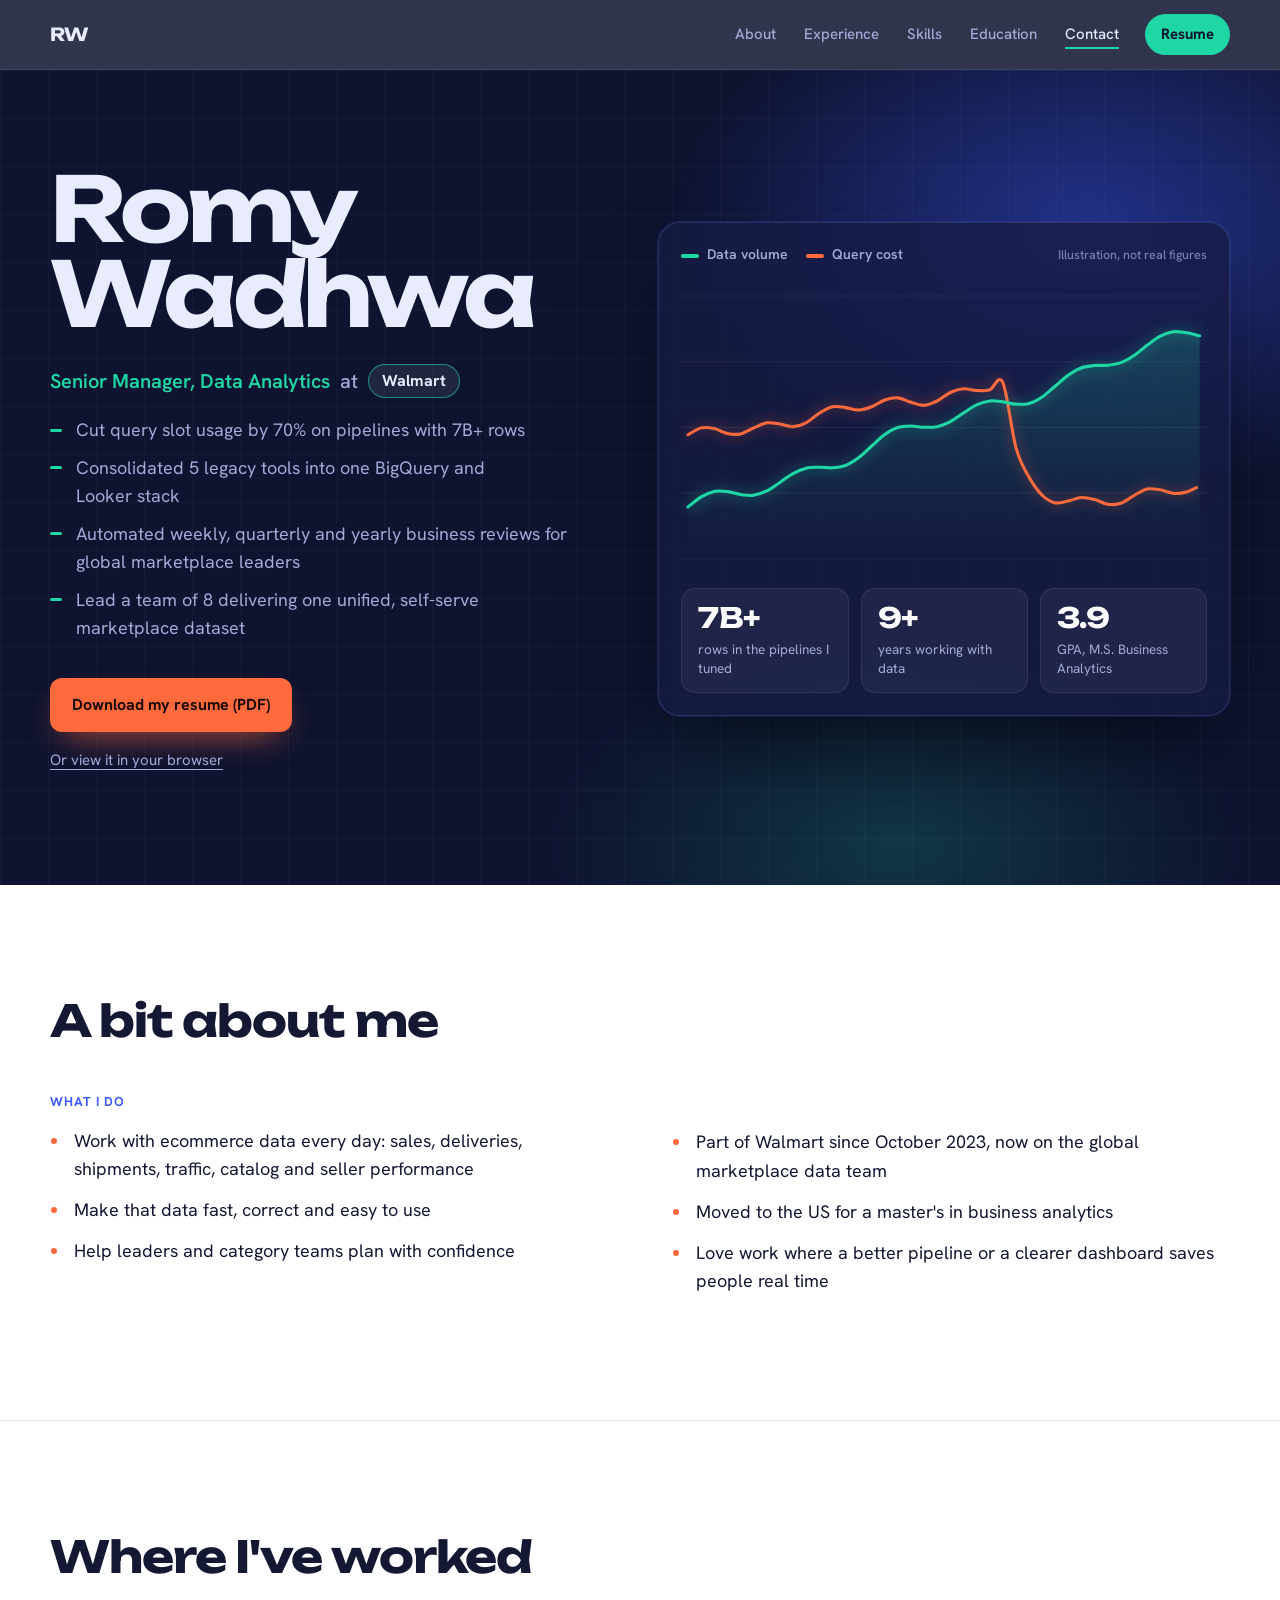
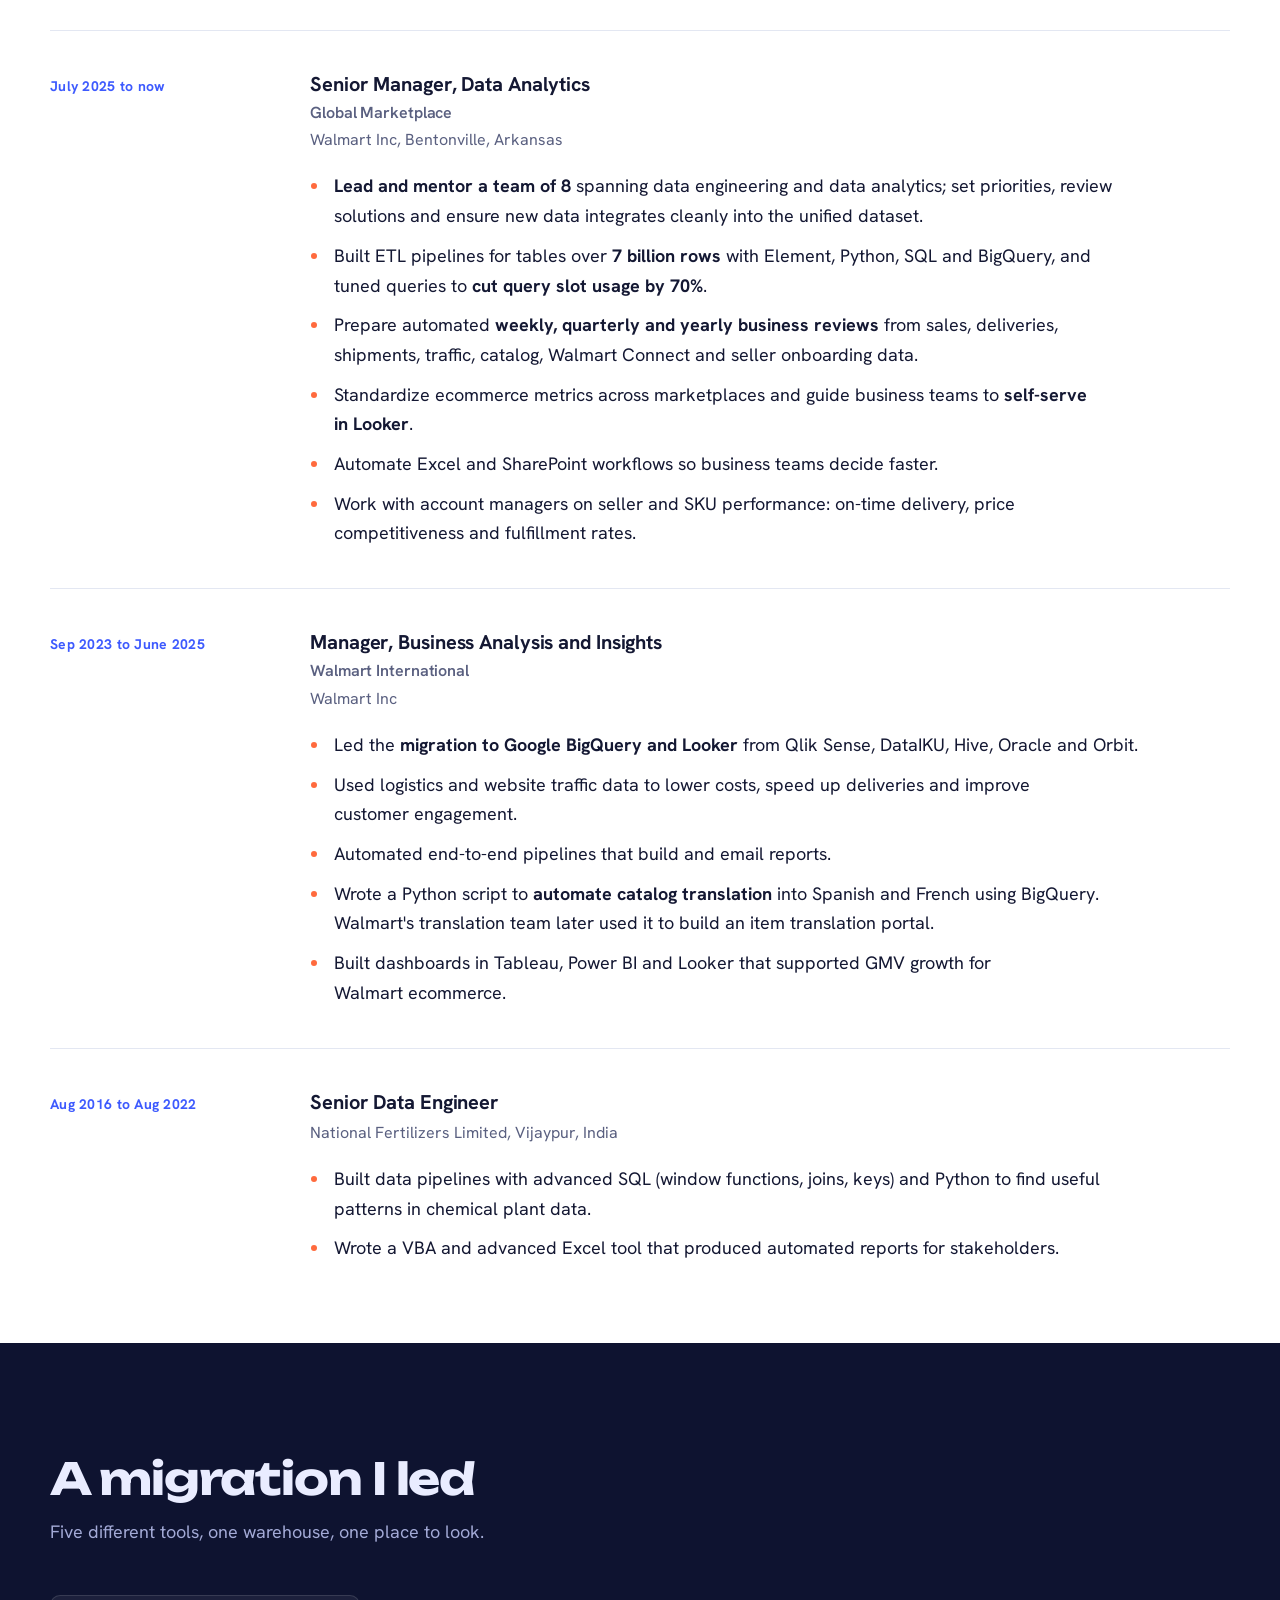
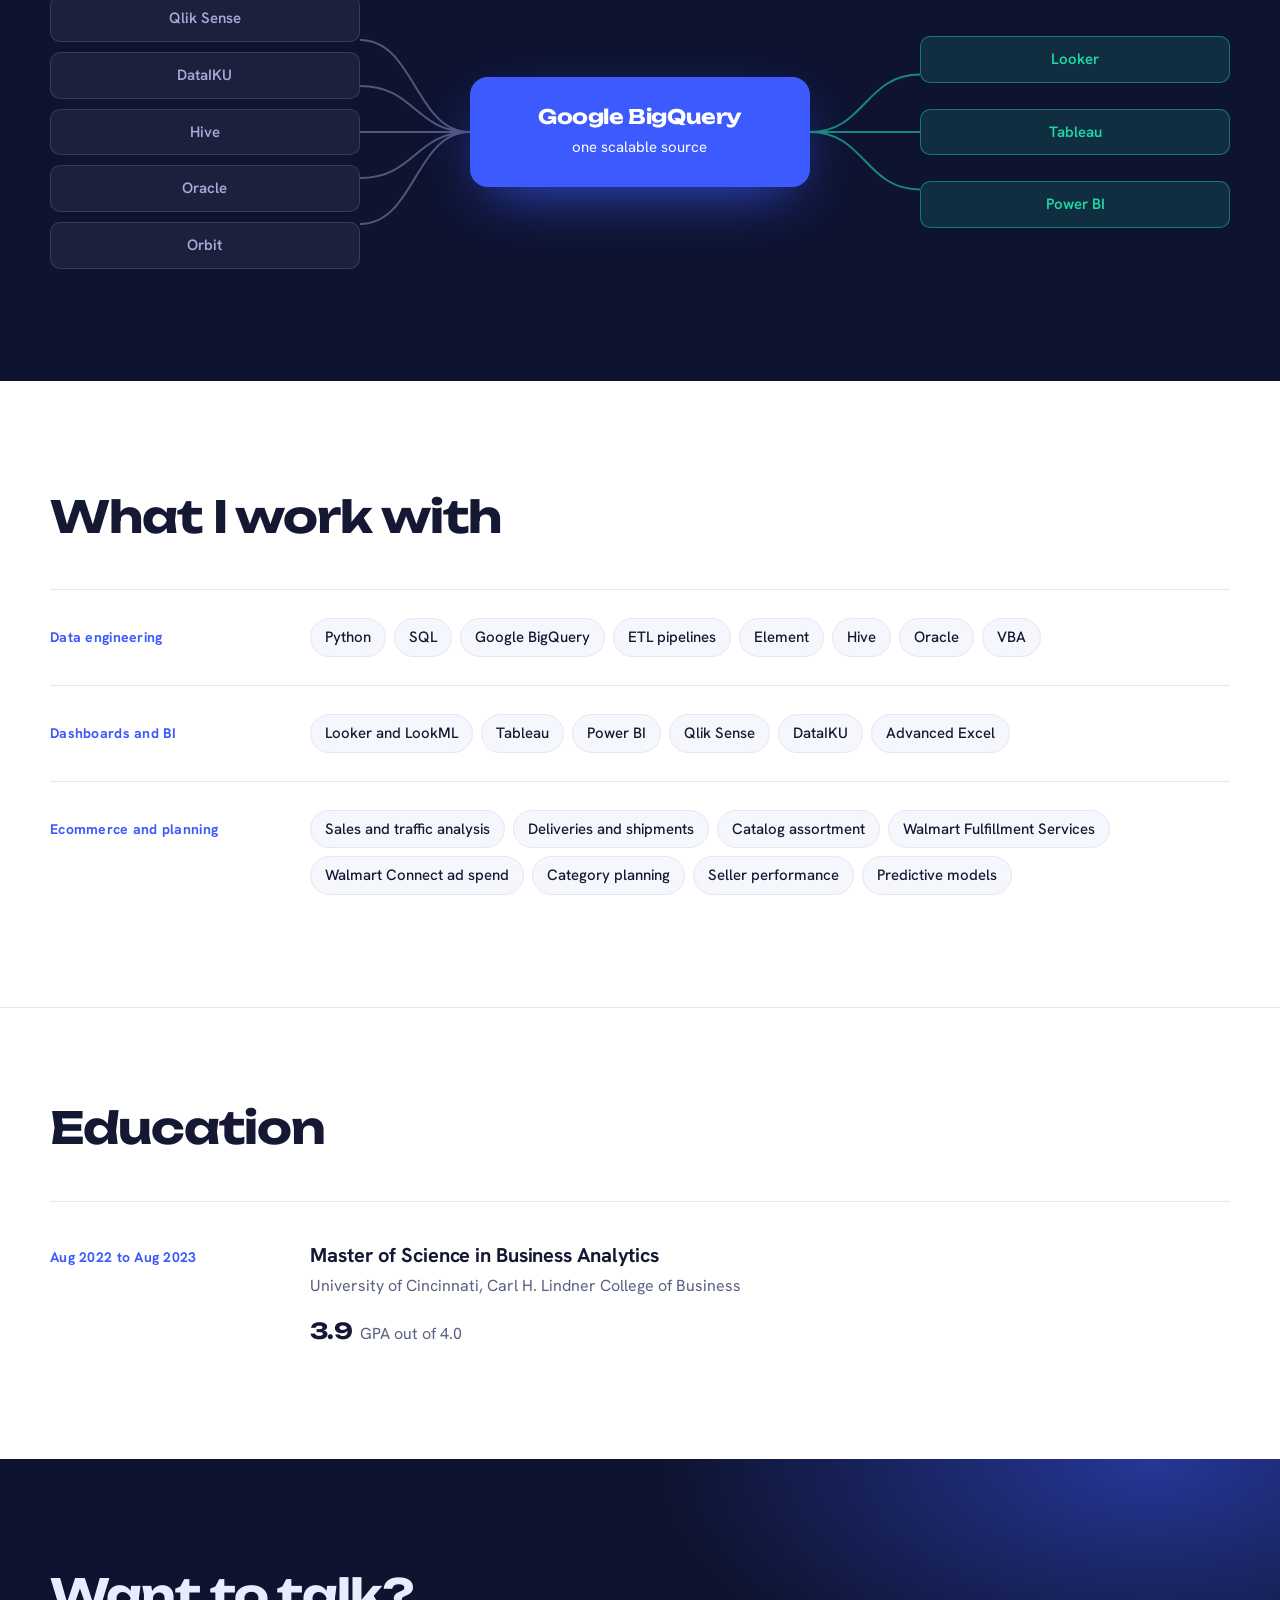
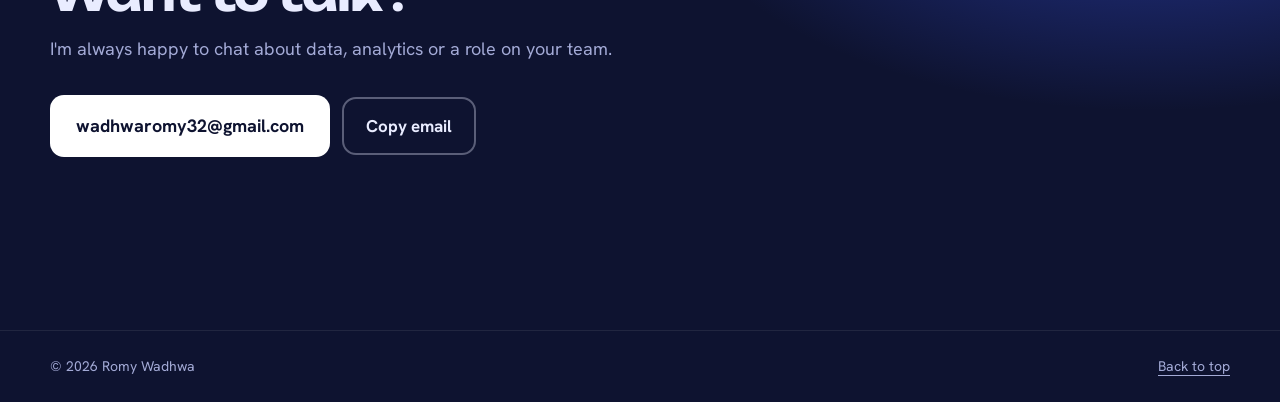
<file: index.html>
<!doctype html>
<html lang="en">
<head>
<meta charset="utf-8">
<meta name="viewport" content="width=device-width, initial-scale=1">
<title>Romy Wadhwa | Data Analytics</title>
<meta name="description" content="Romy Wadhwa, Senior Manager of Data Analytics at Walmart, leading a team of 8 in data engineering and analytics. ETL pipelines, BigQuery, Looker and dashboards for global ecommerce.">
<meta property="og:title" content="Romy Wadhwa | Data Analytics">
<meta property="og:description" content="Pipelines, dashboards and business reviews for global ecommerce. Download my resume as a PDF.">
<meta property="og:type" content="website">
<meta property="og:url" content="https://romywadhwa.github.io/">
<meta property="og:image" content="https://romywadhwa.github.io/assets/og-image.png">
<meta property="og:image:width" content="1200">
<meta property="og:image:height" content="630">
<meta property="og:image:alt" content="Romy Wadhwa, Senior Manager, Data Analytics">
<meta name="twitter:card" content="summary_large_image">
<meta name="twitter:image" content="https://romywadhwa.github.io/assets/og-image.png">
<link rel="canonical" href="https://romywadhwa.github.io/">
<meta name="theme-color" content="#0E1330">
<link rel="apple-touch-icon" href="assets/apple-touch-icon.png">
<link rel="icon" type="image/png" sizes="32x32" href="assets/favicon-32.png">
<script type="application/ld+json">
{
  "@context": "https://schema.org",
  "@type": "Person",
  "name": "Romy Wadhwa",
  "url": "https://romywadhwa.github.io/",
  "image": "https://romywadhwa.github.io/assets/og-image.png",
  "jobTitle": "Senior Manager, Data Analytics",
  "worksFor": { "@type": "Organization", "name": "Walmart" },
  "alumniOf": { "@type": "CollegeOrUniversity", "name": "University of Cincinnati" },
  "email": "mailto:wadhwaromy32@gmail.com",
  "knowsAbout": ["Data analytics", "ETL pipelines", "Google BigQuery", "Looker", "LookML", "Tableau", "Power BI", "Python", "SQL", "Ecommerce analytics"]
}
</script>
<link rel="icon" href="data:image/svg+xml,%3Csvg xmlns='http://www.w3.org/2000/svg' viewBox='0 0 64 64'%3E%3Crect width='64' height='64' rx='16' fill='%230E1330'/%3E%3Cpath d='M12 46 L26 30 L36 38 L52 16' fill='none' stroke='%231FD6A5' stroke-width='6' stroke-linecap='round' stroke-linejoin='round'/%3E%3C/svg%3E">
<link rel="preconnect" href="https://fonts.googleapis.com">
<link rel="preconnect" href="https://fonts.gstatic.com" crossorigin>
<link href="https://fonts.googleapis.com/css2?family=Hanken+Grotesk:wght@400;500;600;700&family=Unbounded:wght@600;700&display=swap" rel="stylesheet">
<link rel="stylesheet" href="style.css">
</head>
<body>
<a class="skip" href="#main">Skip to content</a>

<nav class="nav">
  <a class="logo" href="#top" aria-label="Romy Wadhwa, home">RW</a>
  <button class="menu" type="button" aria-expanded="false" aria-controls="navLinks" aria-label="Open menu"><span></span><span></span></button>
  <div class="links" id="navLinks">
    <a href="#about">About</a>
    <a href="#work">Experience</a>
    <a href="#skills">Skills</a>
    <a href="#school">Education</a>
    <a href="#contact">Contact</a>
  </div>
  <a class="pill" href="assets/Romy_Wadhwa_Resume.pdf" download>Resume</a>
</nav>

<header class="hero" id="top">
  <div class="hero-text">
    <h1>Romy<br>Wadhwa</h1>
    <p class="role"><span>Senior Manager, Data Analytics</span> <span class="where"><span class="at">at</span> <span class="badge">Walmart</span></span></p>
    <ul class="lede">
      <li>Cut query slot usage by 70% on pipelines with 7B+ rows</li>
      <li>Consolidated 5 legacy tools into one BigQuery and Looker stack</li>
      <li>Automated weekly, quarterly and yearly business reviews for global marketplace leaders</li>
      <li>Lead a team of 8 delivering one unified, self-serve marketplace dataset</li>
    </ul>
    <div class="cta">
      <a class="btn solid" href="assets/Romy_Wadhwa_Resume.pdf" download>Download my resume (PDF)</a>
    </div>
    <p class="view"><a href="assets/Romy_Wadhwa_Resume.pdf" target="_blank" rel="noopener">Or view it in your browser</a></p>
  </div>

  <figure class="panel" aria-label="Illustration: data volume rising while query cost falls">
    <div class="panel-top">
      <span class="key rows"><i></i>Data volume</span>
      <span class="key cost"><i></i>Query cost</span>
      <span class="ill">Illustration, not real figures</span>
    </div>
    <div class="chart-wrap">
      <svg id="chart" viewBox="0 0 600 340" role="img" aria-label="Line chart where data volume climbs and query cost drops sharply partway through"></svg>
      <div class="tip" id="tip" hidden></div>
      <div class="pin" id="pin"><b>70%</b> less query slot usage</div>
    </div>
    <div class="tiles">
      <div class="tile"><b>7B+</b><span>rows in the pipelines I tuned</span></div>
      <div class="tile"><b>9+</b><span>years working with data</span></div>
      <div class="tile"><b>3.9</b><span>GPA, M.S. Business Analytics</span></div>
    </div>
  </figure>
</header>

<main id="main">
  <section class="about" id="about">
    <h2>A bit about me</h2>
    <div class="about-grid">
      <div>
        <h3>What I do</h3>
        <ul>
          <li>Work with ecommerce data every day: sales, deliveries, shipments, traffic, catalog and seller performance</li>
          <li>Make that data fast, correct and easy to use</li>
          <li>Help leaders and category teams plan with confidence</li>
        </ul>
      </div>
      <div>
        <ul>
          <li>Part of Walmart since October 2023, now on the global marketplace data team</li>
          <li>Moved to the US for a master's in business analytics</li>
          <li>Love work where a better pipeline or a clearer dashboard saves people real time</li>
        </ul>
      </div>
    </div>
  </section>

  <section class="work" id="work">
    <h2>Where I've worked</h2>

    <article class="job">
      <div class="when">July 2025 to now</div>
      <div class="what">
        <h3>Senior Manager, Data Analytics <small>Global Marketplace</small></h3>
        <p class="org">Walmart Inc, Bentonville, Arkansas</p>
        <ul>
          <li><b>Lead and mentor a team of 8</b> spanning data engineering and data analytics; set priorities, review solutions and ensure new data integrates cleanly into the unified dataset.</li>
          <li>Built ETL pipelines for tables over <b>7 billion rows</b> with Element, Python, SQL and BigQuery, and tuned queries to <b>cut query slot usage by 70%</b>.</li>
          <li>Prepare automated <b>weekly, quarterly and yearly business reviews</b> from sales, deliveries, shipments, traffic, catalog, Walmart Connect and seller onboarding data.</li>
          <li>Standardize ecommerce metrics across marketplaces and guide business teams to <b>self-serve in Looker</b>.</li>
          <li>Automate Excel and SharePoint workflows so business teams decide faster.</li>
          <li>Work with account managers on seller and SKU performance: on-time delivery, price competitiveness and fulfillment rates.</li>
        </ul>
      </div>
    </article>

    <article class="job">
      <div class="when">Sep 2023 to June 2025</div>
      <div class="what">
        <h3>Manager, Business Analysis and Insights <small>Walmart International</small></h3>
        <p class="org">Walmart Inc</p>
        <ul>
          <li>Led the <b>migration to Google BigQuery and Looker</b> from Qlik Sense, DataIKU, Hive, Oracle and Orbit.</li>
          <li>Used logistics and website traffic data to lower costs, speed up deliveries and improve customer engagement.</li>
          <li>Automated end-to-end pipelines that build and email reports.</li>
          <li>Wrote a Python script to <b>automate catalog translation</b> into Spanish and French using BigQuery. Walmart's translation team later used it to build an item translation portal.</li>
          <li>Built dashboards in Tableau, Power BI and Looker that supported GMV growth for Walmart ecommerce.</li>
        </ul>
      </div>
    </article>

    <article class="job">
      <div class="when">Aug 2016 to Aug 2022</div>
      <div class="what">
        <h3>Senior Data Engineer</h3>
        <p class="org">National Fertilizers Limited, Vijaypur, India</p>
        <ul>
          <li>Built data pipelines with advanced SQL (window functions, joins, keys) and Python to find useful patterns in chemical plant data.</li>
          <li>Wrote a VBA and advanced Excel tool that produced automated reports for stakeholders.</li>
        </ul>
      </div>
    </article>
  </section>

  <section class="flow-section" aria-labelledby="flow-title">
    <h2 id="flow-title">A migration I led</h2>
    <p class="flow-note">Five different tools, one warehouse, one place to look.</p>
    <div class="flow">
      <ul class="from" aria-label="Sources">
        <li>Qlik Sense</li><li>DataIKU</li><li>Hive</li><li>Oracle</li><li>Orbit</li>
      </ul>
      <svg class="arrows" viewBox="0 0 120 200" aria-hidden="true" preserveAspectRatio="none">
        <path d="M0 20 C60 20 60 100 120 100M0 60 C60 60 60 100 120 100M0 100 H120M0 140 C60 140 60 100 120 100M0 180 C60 180 60 100 120 100"/>
      </svg>
      <div class="hub"><b>Google BigQuery</b><span>one scalable source</span></div>
      <svg class="arrows out" viewBox="0 0 120 200" aria-hidden="true" preserveAspectRatio="none">
        <path d="M0 100 C60 100 60 50 120 50M0 100 H120M0 100 C60 100 60 150 120 150"/>
      </svg>
      <ul class="to" aria-label="Dashboards">
        <li>Looker</li><li>Tableau</li><li>Power BI</li>
      </ul>
    </div>
  </section>

  <section class="skills" id="skills">
    <h2>What I work with</h2>
    <div class="skill-grid">
      <div class="skill-row">
        <h3>Data engineering</h3>
        <ul class="chips"><li>Python</li><li>SQL</li><li>Google BigQuery</li><li>ETL pipelines</li><li>Element</li><li>Hive</li><li>Oracle</li><li>VBA</li></ul>
      </div>
      <div class="skill-row">
        <h3>Dashboards and BI</h3>
        <ul class="chips"><li>Looker and LookML</li><li>Tableau</li><li>Power BI</li><li>Qlik Sense</li><li>DataIKU</li><li>Advanced Excel</li></ul>
      </div>
      <div class="skill-row">
        <h3>Ecommerce and planning</h3>
        <ul class="chips"><li>Sales and traffic analysis</li><li>Deliveries and shipments</li><li>Catalog assortment</li><li>Walmart Fulfillment Services</li><li>Walmart Connect ad spend</li><li>Category planning</li><li>Seller performance</li><li>Predictive models</li></ul>
      </div>
    </div>
  </section>

  <section class="school" id="school">
    <h2>Education</h2>
    <article class="job edu">
      <div class="when">Aug 2022 to Aug 2023</div>
      <div class="what">
        <h3>Master of Science in Business Analytics</h3>
        <p class="org">University of Cincinnati, Carl H. Lindner College of Business</p>
        <p class="gpa"><b>3.9</b> GPA out of 4.0</p>
      </div>
    </article>
  </section>

  <section class="contact" id="contact">
    <h2>Want to talk?</h2>
    <p>I'm always happy to chat about data, analytics or a role on your team.</p>
    <div class="reach">
      <a class="mail" href="mailto:wadhwaromy32@gmail.com">wadhwaromy32@gmail.com</a>
      <button class="copy" type="button" id="copyEmail" data-email="wadhwaromy32@gmail.com">Copy email</button>
    </div>
    <p class="copied" id="copied" role="status" aria-live="polite"></p>
  </section>
</main>

<footer>
  <span>© <span id="yr">2026</span> Romy Wadhwa</span>
  <a href="#top">Back to top</a>
</footer>

<script src="script.js"></script>
</body>
</html>
</file>
<file: style.css>
:root {
  --ink: #0E1330;
  --ink-2: #161C44;
  --signal: #3D5AFE;
  --flame: #FF6A3D;
  --mint: #1FD6A5;
  --fog: #F5F7FC;
  --line: #E3E7F2;
  --paper: #FFFFFF;
  --text: #141833;
  --muted: #5A6080;
  --on-ink: #E9ECFF;
  --on-ink-muted: #A3AAD6;
  --display: "Unbounded", "Arial Black", sans-serif;
  --body: "Hanken Grotesk", system-ui, sans-serif;
  /* One content width and gutter for every band, so all left edges line up. */
  --wrap: 1180px;
  --gutter: max(20px, calc((100vw - var(--wrap)) / 2));
}

* { box-sizing: border-box; }
html { scroll-behavior: smooth; scroll-padding-top: 72px; }
body { margin: 0; background: var(--paper); color: var(--text); font: 400 18px/1.65 var(--body); -webkit-font-smoothing: antialiased; text-rendering: optimizeLegibility; }
a { color: inherit; }
:focus-visible { outline: 3px solid var(--mint); outline-offset: 3px; border-radius: 4px; }
.skip { position: absolute; left: -999px; top: 8px; background: var(--mint); color: var(--ink); padding: 8px 14px; border-radius: 8px; z-index: 50; }
.skip:focus { left: 8px; }

h1, h2, h3 { margin: 0; text-wrap: balance; }
h2 { font: 700 clamp(30px, 4vw, 44px)/1.1 var(--display); letter-spacing: -0.025em; margin-bottom: 48px; }
h3 { font: 700 20px/1.35 var(--body); letter-spacing: -0.005em; }
p, li { text-wrap: pretty; }

section { padding: 112px var(--gutter); }
/* Two white bands in a row get a hairline instead of a color change. */
.about + .work, .skills + .school { border-top: 1px solid var(--line); }

/* ---------- nav ---------- */
.nav {
  position: sticky; top: 0; z-index: 20; display: flex; align-items: center; justify-content: space-between;
  padding: 14px var(--gutter); background: rgba(14, 19, 48, 0.86);
  backdrop-filter: blur(12px); -webkit-backdrop-filter: blur(12px); border-bottom: 1px solid rgba(255, 255, 255, 0.08);
}
.logo { font: 700 18px var(--display); color: var(--on-ink); text-decoration: none; letter-spacing: -0.03em; }
.links { display: flex; align-items: center; gap: 28px; margin: 0 26px 0 auto; }
.links a { color: var(--on-ink-muted); text-decoration: none; font-size: 15px; font-weight: 500; white-space: nowrap; transition: color 0.15s; }
.links a:hover, .links a[aria-current] { color: var(--on-ink); }
.links a[aria-current] { text-decoration: underline 2px var(--mint); text-underline-offset: 8px; }
.pill { flex: none; color: var(--ink); background: var(--mint); padding: 8px 16px; border-radius: 999px; font-size: 15px; font-weight: 700; text-decoration: none; }
.pill:hover { background: #5BE9C1; }
.menu { display: none; }

/* ---------- hero ---------- */
.hero {
  position: relative; overflow: hidden; display: grid; grid-template-columns: 1fr 1.05fr; gap: 64px; align-items: center;
  padding: 96px var(--gutter) 112px; background: var(--ink); color: var(--on-ink);
}
.hero::before {
  content: ""; position: absolute; inset: 0; pointer-events: none;
  background:
    radial-gradient(600px 380px at 85% 20%, rgba(61, 90, 254, 0.45), transparent 70%),
    radial-gradient(500px 300px at 70% 95%, rgba(31, 214, 165, 0.18), transparent 70%),
    linear-gradient(rgba(255, 255, 255, 0.03) 1px, transparent 1px) 0 0 / 100% 48px,
    linear-gradient(90deg, rgba(255, 255, 255, 0.03) 1px, transparent 1px) 0 0 / 48px 100%;
}
.hero > * { position: relative; min-width: 0; }
.hero h1 { font: 700 clamp(52px, 7vw, 104px)/0.95 var(--display); letter-spacing: -0.045em; }
.role { margin: 28px 0 18px; font-size: 20px; font-weight: 600; color: var(--mint); display: flex; flex-wrap: wrap; align-items: center; gap: 8px 10px; }
.where { display: inline-flex; align-items: center; gap: 10px; white-space: nowrap; }
.role .at { color: var(--on-ink-muted); font-weight: 500; }
.badge {
  display: inline-block; padding: 3px 13px; border-radius: 999px; font-weight: 700; font-size: 16px; letter-spacing: 0.01em;
  color: var(--on-ink); background: rgba(255, 255, 255, 0.08); border: 1.5px solid rgba(31, 214, 165, 0.6);
}
.lede { margin: 0 0 36px; padding: 0; list-style: none; max-width: 30em; font-size: 18px; line-height: 1.55; color: var(--on-ink-muted); }
.lede li { position: relative; padding-left: 26px; margin-bottom: 10px; }
.lede li::before { content: ""; position: absolute; left: 0; top: 0.68em; width: 12px; height: 3px; border-radius: 2px; background: var(--mint); }
.cta { display: flex; flex-wrap: wrap; gap: 12px; }
.btn { display: inline-flex; align-items: center; padding: 14px 22px; border-radius: 12px; font-weight: 700; font-size: 16px; text-decoration: none; transition: transform 0.15s, background 0.15s, border-color 0.15s; }
.btn:hover { transform: translateY(-1px); }
.btn:active { transform: translateY(1px); }
.btn.solid { background: var(--flame); color: #1A0A04; box-shadow: 0 14px 34px -14px rgba(255, 106, 61, 0.8); }
.btn.solid:hover { background: #FF8459; }
.btn.ghost { border: 2px solid rgba(233, 236, 255, 0.35); color: var(--on-ink); }
.btn.ghost:hover { border-color: var(--on-ink); }

.panel {
  margin: 0; padding: 20px 22px 22px; border-radius: 22px; background: rgba(22, 28, 68, 0.78);
  border: 1px solid rgba(255, 255, 255, 0.1); box-shadow: 0 40px 90px -30px rgba(0, 0, 0, 0.7), 0 0 0 1px rgba(61, 90, 254, 0.25);
}
.panel-top { display: flex; flex-wrap: wrap; align-items: center; gap: 8px 18px; font-size: 14px; font-weight: 600; color: var(--on-ink-muted); }
.key i { display: inline-block; width: 18px; height: 4px; border-radius: 2px; margin-right: 8px; vertical-align: middle; }
.key.rows i { background: var(--mint); }
.key.cost i { background: var(--flame); }
.ill { margin-left: auto; font-weight: 500; font-size: 12.5px; opacity: 0.7; }
.chart-wrap { position: relative; margin-top: 8px; }
#chart { display: block; width: 100%; height: auto; overflow: visible; touch-action: pan-y; }
#chart .grid line { stroke: rgba(255, 255, 255, 0.07); }
#chart .line { fill: none; stroke-width: 3.5; stroke-linecap: round; stroke-linejoin: round; }
#chart .rows { stroke: var(--mint); filter: drop-shadow(0 0 8px rgba(31, 214, 165, 0.6)); }
#chart .cost { stroke: var(--flame); filter: drop-shadow(0 0 8px rgba(255, 106, 61, 0.55)); }
#chart .cross { stroke: rgba(255, 255, 255, 0.35); stroke-dasharray: 4 4; }
#chart .marker { stroke: var(--ink); stroke-width: 3; }
.tip {
  position: absolute; top: 0; padding: 8px 12px; border-radius: 10px; background: var(--paper); color: var(--text);
  font-size: 13.5px; line-height: 1.4; white-space: nowrap; pointer-events: none; box-shadow: 0 10px 30px -10px rgba(0, 0, 0, 0.6);
}
.tip b { display: block; font-size: 12.5px; color: var(--muted); font-weight: 600; }
.pin {
  position: absolute; padding: 8px 12px; border-radius: 10px; background: var(--flame); color: #1A0A04;
  font-size: 13.5px; font-weight: 600; line-height: 1.25; max-width: 150px; opacity: 0; transform: translateY(8px);
  transition: opacity 0.4s, transform 0.4s; pointer-events: none;
}
.pin b { display: block; font: 700 22px var(--display); letter-spacing: -0.03em; }
.pin.show { opacity: 1; transform: none; }
.pin::after { content: ""; position: absolute; left: var(--arrow, 18px); bottom: -7px; border: 7px solid transparent; border-bottom: 0; border-top-color: var(--flame); }
.tiles { display: grid; grid-template-columns: repeat(3, 1fr); gap: 12px; margin-top: 16px; }
.tile { padding: 14px 16px; border-radius: 14px; background: rgba(255, 255, 255, 0.05); border: 1px solid rgba(255, 255, 255, 0.08); }
.tile b { display: block; font: 700 28px/1.1 var(--display); letter-spacing: -0.03em; color: var(--paper); }
.tile span { display: block; margin-top: 6px; font-size: 13.5px; line-height: 1.4; color: var(--on-ink-muted); }

/* ---------- about ---------- */
.about-grid { display: grid; grid-template-columns: 1fr 1fr; gap: 64px; }
.about-grid h3 { font-size: 13px; letter-spacing: 0.08em; text-transform: uppercase; margin-bottom: 16px; color: var(--signal); }
.about-grid ul { margin: 0; padding-left: 20px; max-width: 34em; }
.about-grid li { margin-bottom: 12px; font-size: 18px; line-height: 1.6; padding-left: 4px; }
.about-grid li::marker { color: var(--flame); }
.about-grid ul:first-child { margin-top: 35px; } /* line up with the headed column */

/* ---------- work and education (shared timeline rows) ---------- */
.work { padding-bottom: 80px; }
.job { display: grid; grid-template-columns: 220px 1fr; gap: 40px; padding: 40px 0; border-top: 1px solid var(--line); }
.job:last-child { padding-bottom: 0; }
.when { font-size: 14px; font-weight: 700; letter-spacing: 0.02em; color: var(--signal); padding-top: 4px; font-variant-numeric: tabular-nums; }
.job h3 small { display: block; margin-top: 4px; font-size: 16px; font-weight: 600; color: var(--muted); }
.org { margin: 4px 0 18px; color: var(--muted); font-size: 16px; }
.job ul { margin: 0; padding-left: 20px; max-width: 46em; }
.job li { margin-bottom: 10px; padding-left: 4px; }
.job li:last-child { margin-bottom: 0; }
.job li::marker { color: var(--flame); }
.job li b { font-weight: 700; }

/* ---------- migration flow ---------- */
.flow-section { background: var(--ink); color: var(--on-ink); }
.flow-section h2 { margin-bottom: 14px; }
.flow-note { margin: 0 0 48px; color: var(--on-ink-muted); font-size: 18px; }
.flow { display: grid; grid-template-columns: 1fr 110px 1.1fr 110px 1fr; align-items: center; }
.flow ul { list-style: none; margin: 0; padding: 0; display: grid; gap: 10px; }
.flow li { padding: 10px 14px; border-radius: 10px; font-weight: 600; font-size: 15px; text-align: center; }
.from li { background: rgba(255, 255, 255, 0.06); border: 1px solid rgba(255, 255, 255, 0.12); color: var(--on-ink-muted); }
.to li { background: rgba(31, 214, 165, 0.14); border: 1px solid rgba(31, 214, 165, 0.45); color: var(--mint); }
.to { gap: 26px !important; }
.arrows { width: 100%; height: 230px; }
.arrows path { fill: none; stroke: rgba(163, 170, 214, 0.45); stroke-width: 2; vector-effect: non-scaling-stroke; }
.arrows.out path { stroke: rgba(31, 214, 165, 0.6); }
.hub { padding: 28px 20px; border-radius: 18px; text-align: center; background: var(--signal); box-shadow: 0 20px 60px -20px rgba(61, 90, 254, 0.9); }
.hub b { display: block; font: 700 20px/1.2 var(--display); letter-spacing: -0.02em; color: #fff; }
.hub span { display: block; margin-top: 6px; font-size: 15px; color: #fff; }

/* ---------- skills ---------- */
.skill-grid { display: grid; }
.skill-row { display: grid; grid-template-columns: 220px 1fr; gap: 40px; align-items: baseline; padding: 28px 0; border-top: 1px solid var(--line); }
.skill-row:last-child { padding-bottom: 0; }
.skill-row h3 { font-size: 14px; font-weight: 700; letter-spacing: 0.02em; color: var(--signal); }
.chips { list-style: none; margin: 0; padding: 0; display: flex; flex-wrap: wrap; gap: 8px; }
.chips li { padding: 6px 14px; border-radius: 999px; font-size: 15px; font-weight: 500; background: var(--fog); border: 1px solid var(--line); }

/* ---------- education ---------- */
.school { padding-top: 96px; }
.gpa { margin: 0; color: var(--muted); font-size: 16px; }
.gpa b { font: 700 22px var(--display); letter-spacing: -0.03em; color: var(--text); margin-right: 4px; }

/* ---------- contact ---------- */
.contact { position: relative; overflow: hidden; background: var(--ink); color: var(--on-ink); }
.contact::before {
  content: ""; position: absolute; inset: 0; pointer-events: none;
  background: radial-gradient(700px 360px at 90% 0%, rgba(61, 90, 254, 0.5), transparent 70%);
}
.contact > * { position: relative; }
.contact h2 { margin-bottom: 14px; }
.contact > p { margin: 0 0 32px; font-size: 18px; color: var(--on-ink-muted); }
.mail {
  display: inline-block; padding: 16px 26px; border-radius: 14px; background: var(--paper); color: var(--ink);
  font-weight: 700; font-size: 18px; text-decoration: none; word-break: break-all; transition: transform 0.15s, box-shadow 0.15s;
}
.mail:hover { transform: translateY(-2px); box-shadow: 0 22px 40px -18px rgba(0, 0, 0, 0.7); }
.reach { display: flex; flex-wrap: wrap; align-items: center; gap: 12px; }
.copy {
  padding: 16px 22px; border-radius: 14px; border: 2px solid rgba(233, 236, 255, 0.35); background: transparent;
  color: var(--on-ink); font: 700 17px var(--body); cursor: pointer; transition: border-color 0.15s, background 0.15s;
}
.copy:hover { border-color: var(--on-ink); background: rgba(255, 255, 255, 0.06); }
.copied { min-height: 1.6em; margin: 12px 0 0; font-weight: 600; color: var(--mint); }
.view { margin: 16px 0 0; font-size: 15px; }
.view a { color: var(--on-ink-muted); text-underline-offset: 4px; }
.view a:hover { color: var(--on-ink); }

footer { display: flex; justify-content: space-between; padding: 24px var(--gutter); background: var(--ink); color: var(--on-ink-muted); font-size: 14px; border-top: 1px solid rgba(255, 255, 255, 0.08); }
footer a { color: var(--on-ink-muted); text-underline-offset: 4px; }
footer a:hover { color: var(--on-ink); }

/* ---------- responsive ---------- */
@media (max-width: 980px) {
  .hero { grid-template-columns: minmax(0, 1fr); gap: 48px; padding-top: 64px; }
  .hero h1 { font-size: clamp(52px, 13vw, 104px); }
  .about-grid { grid-template-columns: 1fr; gap: 32px; }
  .about-grid ul:first-child { margin-top: 0; }
  .job, .skill-row { grid-template-columns: 170px 1fr; gap: 28px; }
  .flow { grid-template-columns: 1fr; gap: 12px; justify-items: center; }
  .arrows { display: none; }
  .flow ul { display: flex; flex-wrap: wrap; justify-content: center; gap: 8px !important; }
  .flow li { padding: 8px 14px; }
  .hub { position: relative; width: 100%; max-width: 420px; margin: 36px 0; }
  .hub::before, .hub::after { content: "↓"; position: absolute; left: 0; right: 0; font-size: 20px; line-height: 1; color: var(--on-ink-muted); }
  .hub::before { top: -30px; }
  .hub::after { bottom: -30px; color: var(--mint); }
}
@media (max-width: 680px) {
  body { font-size: 17px; }
  h2 { margin-bottom: 32px; }
  section { padding-top: 72px; padding-bottom: 72px; }
  .school { padding-top: 64px; }
  .menu {
    display: inline-flex; flex-direction: column; justify-content: center; gap: 5px; width: 40px; height: 40px; padding: 0 10px;
    margin-left: auto; margin-right: 10px; border: 1px solid rgba(255, 255, 255, 0.16); border-radius: 10px; background: transparent; cursor: pointer;
  }
  .menu span { display: block; height: 2px; border-radius: 2px; background: var(--on-ink); transition: transform 0.2s; }
  .menu[aria-expanded="true"] span:first-child { transform: translateY(3.5px) rotate(45deg); }
  .menu[aria-expanded="true"] span:last-child { transform: translateY(-3.5px) rotate(-45deg); }
  /* The section links fold into the ☰ menu; the Resume pill stays in the bar. */
  .links { display: none; margin: 0; }
  .nav.open .links {
    display: flex; position: absolute; top: 100%; left: 0; right: 0; flex-direction: column; align-items: stretch; gap: 0;
    padding: 8px var(--gutter) 16px; background: rgba(14, 19, 48, 0.97); border-bottom: 1px solid rgba(255, 255, 255, 0.08);
  }
  .nav.open .links a { display: block; padding: 12px 0; font-size: 17px; border-bottom: 1px solid rgba(255, 255, 255, 0.06); }
  .lede { font-size: 17px; }
  .job, .skill-row { grid-template-columns: 1fr; gap: 10px; padding: 32px 0; }
  .skill-row { padding: 24px 0; }
  .tiles { grid-template-columns: 1fr 1fr 1fr; gap: 8px; }
  .tile { padding: 12px 10px; }
  .tile b { font-size: 22px; }
  .tile span { font-size: 12.5px; }
  .ill { margin-left: 0; width: 100%; }
  /* On narrow screens the callout sits under the chart instead of covering the lines. */
  .pin { position: static; display: flex; align-items: baseline; gap: 10px; max-width: none; margin-top: 10px; }
  .pin b { display: inline; font-size: 20px; }
  .pin::after { display: none; }
  .mail { font-size: 17px; }
  .flow li { padding: 7px 11px; font-size: 14px; }
  .flow ul { gap: 6px !important; }
  .from { max-width: 300px; }
}
@media (prefers-reduced-motion: reduce) {
  html { scroll-behavior: auto; }
  .pin, .btn, .mail, .copy, .menu span { transition: none; }
}
</file>
